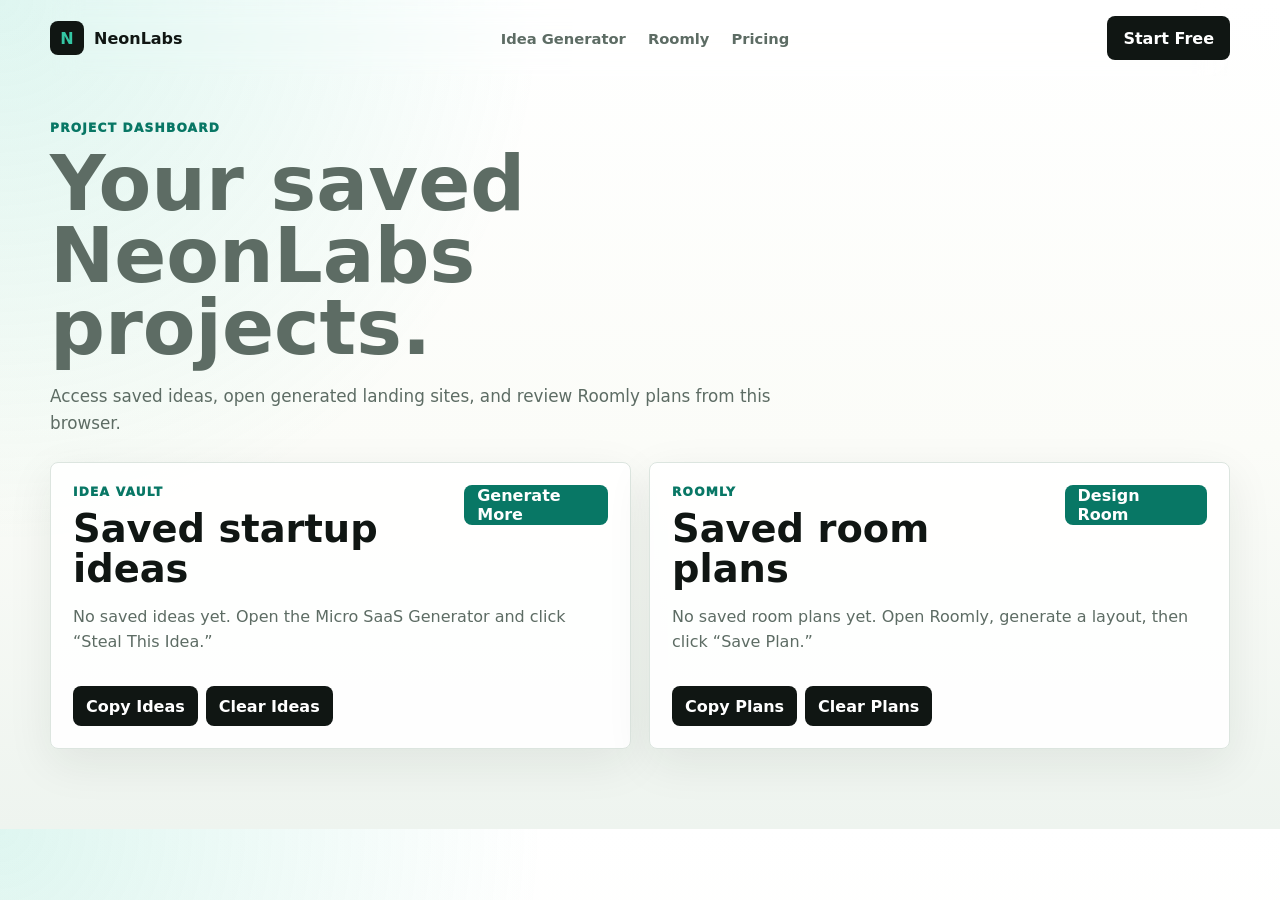
<file: dashboard.html>
<!doctype html>
<html lang="en">
  <head>
    <meta charset="UTF-8" />
    <meta name="viewport" content="width=device-width, initial-scale=1.0" />
    <title>Dashboard | NeonLabs</title>
    <meta name="description" content="View saved NeonLabs ideas and Roomly room design plans from your local project dashboard." />
    <link rel="canonical" href="https://zeiterjosh-cloud.github.io/NEONLABS/dashboard.html" />
    <link rel="stylesheet" href="./styles.css" />
    <style>
      .dashboard-page{padding:42px 0 80px}.dashboard-grid{display:grid;grid-template-columns:repeat(2,minmax(0,1fr));gap:18px}.dash-panel{border:1px solid var(--line);border-radius:8px;background:rgba(255,255,255,.94);box-shadow:0 14px 46px rgba(20,32,27,.08);padding:22px}.panel-head{display:flex;justify-content:space-between;gap:12px;align-items:flex-start;margin-bottom:16px}.item-list{display:grid;gap:12px}.saved-item{border:1px solid var(--line);border-radius:8px;background:#f7faf7;padding:14px}.saved-item strong{display:block;margin-bottom:5px}.saved-item small{color:var(--muted);font-weight:800}.saved-actions{display:flex;flex-wrap:wrap;gap:8px;margin-top:10px}.empty{color:var(--muted);line-height:1.55}.dash-actions{display:flex;flex-wrap:wrap;gap:8px;margin-top:16px}.dash-button{display:inline-flex;align-items:center;justify-content:center;min-height:40px;padding:0 13px;border:0;border-radius:8px;background:var(--mint-dark);color:white;font:inherit;font-weight:900;cursor:pointer;text-decoration:none}.dash-button.dark{background:#101613}.toast{position:fixed;right:18px;bottom:18px;z-index:20;display:none;padding:13px 15px;border-radius:8px;background:#101613;color:white;font-weight:850}.toast.visible{display:block}@media(max-width:850px){.dashboard-grid{grid-template-columns:1fr}.panel-head{flex-direction:column}}
    </style>
  </head>
  <body>
    <header class="site-header"><a class="brand" href="./index.html"><span class="brand-mark">N</span><span>NeonLabs</span></a><nav><a href="./idea-generator.html">Idea Generator</a><a href="./roomly.html">Roomly</a><a href="./index.html#pricing">Pricing</a></nav><a class="nav-cta" href="./idea-generator.html">Start Free</a></header>
    <main class="dashboard-page">
      <section class="section-heading"><p class="eyebrow">Project dashboard</p><h1>Your saved NeonLabs projects.</h1><p>Access saved ideas, open generated landing sites, and review Roomly plans from this browser.</p></section>
      <section class="dashboard-grid">
        <article class="dash-panel"><div class="panel-head"><div><p class="eyebrow">Idea Vault</p><h2>Saved startup ideas</h2></div><a class="dash-button" href="./idea-generator.html">Generate More</a></div><div class="item-list" id="ideas"></div><div class="dash-actions"><button class="dash-button dark" id="copyIdeas">Copy Ideas</button><button class="dash-button dark" id="clearIdeas">Clear Ideas</button></div></article>
        <article class="dash-panel"><div class="panel-head"><div><p class="eyebrow">Roomly</p><h2>Saved room plans</h2></div><a class="dash-button" href="./roomly.html">Design Room</a></div><div class="item-list" id="rooms"></div><div class="dash-actions"><button class="dash-button dark" id="copyRooms">Copy Plans</button><button class="dash-button dark" id="clearRooms">Clear Plans</button></div></article>
      </section>
    </main><div class="toast" id="toast"></div>
    <script>
      const ideasEl=document.querySelector('#ideas'),roomsEl=document.querySelector('#rooms'),toast=document.querySelector('#toast');let ideas=JSON.parse(localStorage.getItem('neonlabsIdeaVault')||'[]');let rooms=JSON.parse(localStorage.getItem('roomlyPlans')||'[]');
      function showToast(text){toast.textContent=text;toast.classList.add('visible');setTimeout(()=>toast.classList.remove('visible'),1600)}function openLanding(idea){localStorage.setItem('neonlabsSelectedIdea',JSON.stringify(idea));window.location.href='./landing-site.html'}function item(title,meta,idea){const el=document.createElement('article');el.className='saved-item';el.innerHTML='<strong>'+title+'</strong><small>'+meta+'</small>';if(idea){const actions=document.createElement('div');actions.className='saved-actions';const open=document.createElement('button');open.className='dash-button';open.textContent='Open Landing Site';open.addEventListener('click',()=>openLanding(idea));actions.append(open);el.append(actions)}return el}
      function render(){ideasEl.innerHTML='';roomsEl.innerHTML='';if(!ideas.length)ideasEl.innerHTML='<p class="empty">No saved ideas yet. Open the Micro SaaS Generator and click “Steal This Idea.”</p>';ideas.forEach(x=>ideasEl.append(item(x.name,(x.category||'Idea')+' · '+(x.money||'monetization')+' · '+(x.buildTime||'build time'),x)));if(!rooms.length)roomsEl.innerHTML='<p class="empty">No saved room plans yet. Open Roomly, generate a layout, then click “Save Plan.”</p>';rooms.forEach(x=>roomsEl.append(item((x.style||'Roomly')+' '+(x.budget||'')+' plan',x.date||'saved plan')))}
      function ideaText(){return ideas.map(x=>`${x.name}\n${x.category||''} · ${x.money||''} · ${x.buildTime||''}`).join('\n\n---\n\n')}function roomText(){return rooms.map(x=>`${x.style||'Roomly'} ${x.budget||''} plan\n${x.date||''}`).join('\n\n---\n\n')}
      document.querySelector('#copyIdeas').addEventListener('click',async()=>{await navigator.clipboard.writeText(ideaText());showToast('Ideas copied')});document.querySelector('#copyRooms').addEventListener('click',async()=>{await navigator.clipboard.writeText(roomText());showToast('Room plans copied')});document.querySelector('#clearIdeas').addEventListener('click',()=>{ideas=[];localStorage.setItem('neonlabsIdeaVault','[]');render();showToast('Ideas cleared')});document.querySelector('#clearRooms').addEventListener('click',()=>{rooms=[];localStorage.setItem('roomlyPlans','[]');render();showToast('Room plans cleared')});render();
    </script>
  </body>
</html>
</file>
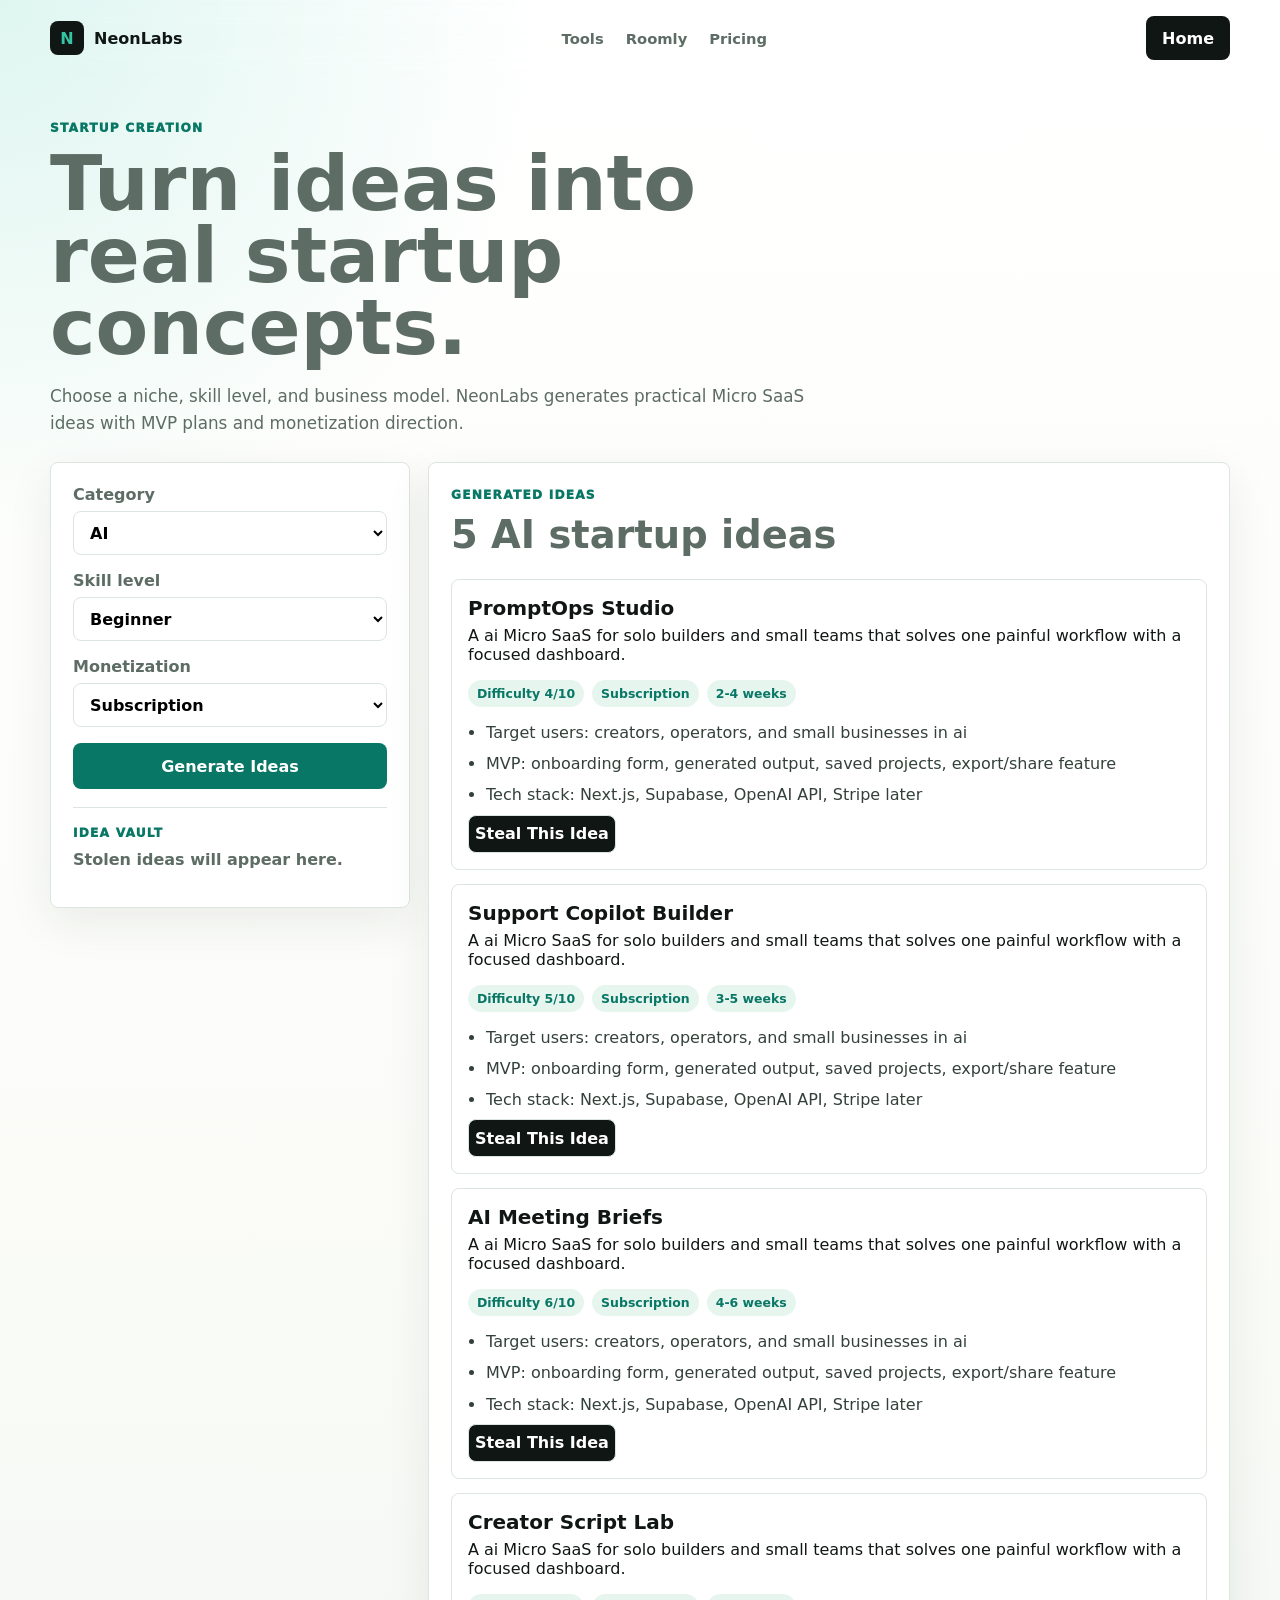
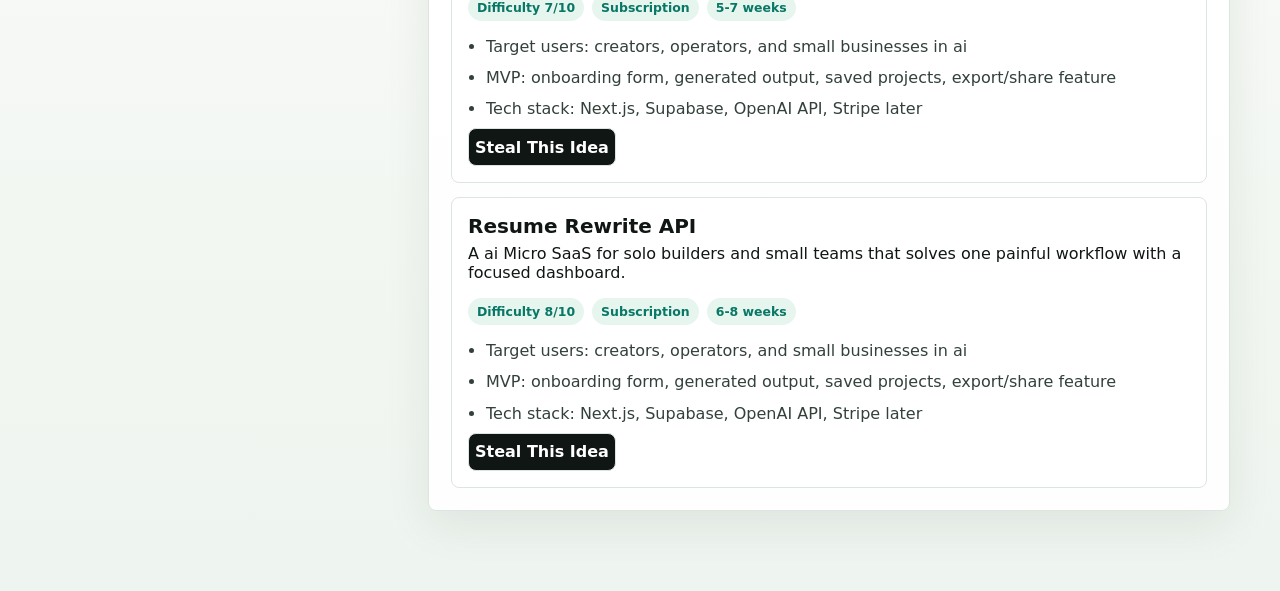
<file: idea-generator-v2.html>
<!doctype html>
<html lang="en">
  <head>
    <meta charset="UTF-8" />
    <meta name="viewport" content="width=device-width, initial-scale=1.0" />
    <title>Micro SaaS Idea Generator | NeonLabs</title>
    <meta name="description" content="Generate startup ideas, MVP plans, monetization strategies, and tech stack suggestions with NeonLabs." />
    <link rel="stylesheet" href="./styles.css" />
    <style>
      .tool-page{padding:42px 0 80px}.app-panel{display:grid;grid-template-columns:360px minmax(0,1fr);gap:18px;align-items:start}.generator-card,.ideas-output{border:1px solid var(--line);border-radius:8px;background:rgba(255,255,255,.94);box-shadow:0 14px 46px rgba(20,32,27,.08);padding:22px}.form-stack{display:grid;gap:16px}.field{display:grid;gap:7px;color:var(--muted);font-weight:800}.field select{min-height:44px;border:1px solid var(--line);border-radius:8px;background:white;padding:0 12px;font:inherit}.generate-button{min-height:46px;border:0;border-radius:8px;background:var(--mint-dark);color:white;font:inherit;font-weight:900;cursor:pointer}.ideas-grid{display:grid;gap:14px}.idea-card{border:1px solid var(--line);border-radius:8px;background:white;padding:16px}.idea-card h3{margin-bottom:6px}.idea-meta{display:flex;flex-wrap:wrap;gap:8px;margin:12px 0}.idea-meta span{border-radius:999px;background:#e7f5ef;color:var(--mint-dark);padding:6px 9px;font-size:.78rem;font-weight:900}.idea-card button{min-height:38px;border:1px solid var(--line);border-radius:8px;background:#101613;color:white;font:inherit;font-weight:850;cursor:pointer}.idea-card button.saved{background:var(--mint-dark)}.vault{margin-top:18px;border-top:1px solid var(--line);padding-top:18px}.vault-list{display:grid;gap:8px;margin-top:10px}.vault-item{border:1px solid var(--line);border-radius:8px;background:#f7faf7;padding:10px 12px}.vault-item strong{font-size:.92rem}.vault-item small,.empty-vault{color:var(--muted);font-weight:800}.toast{position:fixed;right:18px;bottom:18px;z-index:20;display:none;max-width:320px;padding:13px 15px;border-radius:8px;background:#101613;color:white;box-shadow:0 18px 45px rgba(0,0,0,.2);font-weight:850}.toast.visible{display:block}@media(max-width:900px){.app-panel{grid-template-columns:1fr}.toast{left:18px;right:18px;max-width:none}}
    </style>
  </head>
  <body>
    <header class="site-header"><a class="brand" href="./index.html"><span class="brand-mark">N</span><span>NeonLabs</span></a><nav><a href="./index.html#tools">Tools</a><a href="./roomly.html">Roomly</a><a href="./index.html#pricing">Pricing</a></nav><a class="nav-cta" href="./index.html">Home</a></header>
    <main class="tool-page">
      <section class="section-heading"><p class="eyebrow">Startup creation</p><h1>Turn ideas into real startup concepts.</h1><p>Choose a niche, skill level, and business model. NeonLabs generates practical Micro SaaS ideas with MVP plans and monetization direction.</p></section>
      <section class="app-panel">
        <aside class="generator-card"><div class="form-stack"><label class="field">Category<select id="category"><option>AI</option><option>Fitness</option><option>Finance</option><option>Gaming</option><option>Education</option><option>Real Estate</option><option>Productivity</option></select></label><label class="field">Skill level<select id="skill"><option>Beginner</option><option>Intermediate</option><option>Advanced</option></select></label><label class="field">Monetization<select id="money"><option>Subscription</option><option>Ads</option><option>One-time purchase</option><option>Affiliate</option></select></label><button class="generate-button" id="generate">Generate Ideas</button></div><div class="vault"><p class="eyebrow">Idea Vault</p><p class="empty-vault" id="emptyVault">Stolen ideas will appear here.</p><div class="vault-list" id="vaultList"></div></div></aside>
        <section class="ideas-output"><div class="section-heading"><p class="eyebrow">Generated ideas</p><h2 id="outputTitle">5 AI startup ideas</h2></div><div class="ideas-grid" id="ideasGrid"></div></section>
      </section>
    </main>
    <div class="toast" id="toast" role="status" aria-live="polite"></div>
    <script>
      const ideas={AI:['PromptOps Studio','Support Copilot Builder','AI Meeting Briefs','Creator Script Lab','Resume Rewrite API'],Fitness:['Remote Team Wellness','Form Check Coach','Meal Prep Planner','Habit Streak Studio','Micro Gym Scheduler'],Finance:['Invoice Radar','Budget Coach Lite','Freelance Tax Vault','Subscription Leak Finder','Cashflow Snapshot'],Gaming:['Indie Playtest Hub','Guild Event Planner','Streamer Clip CRM','Game Launch Checklist','Mod Marketplace Kit'],Education:['Study Sprint Planner','Tutor Match CRM','Quiz Pack Generator','Course Outline Builder','Parent Progress Briefs'],RealEstate:['Rental Listing Optimizer','Open House Followup','Basement Conversion Planner','Agent Content Studio','Repair Estimate Tracker'],Productivity:['Focus Sprint OS','Team SOP Builder','Client Portal Lite','Inbox Decision Helper','Weekly Review Studio']};
      const grid=document.querySelector('#ideasGrid'),vaultList=document.querySelector('#vaultList'),emptyVault=document.querySelector('#emptyVault'),toast=document.querySelector('#toast');let vault=JSON.parse(localStorage.getItem('neonlabsIdeaVault')||'[]');
      function showToast(message){toast.textContent=message;toast.classList.add('visible');setTimeout(()=>toast.classList.remove('visible'),1800)}function saveVault(){localStorage.setItem('neonlabsIdeaVault',JSON.stringify(vault))}function renderVault(){vaultList.innerHTML='';emptyVault.style.display=vault.length?'none':'block';vault.forEach((idea,index)=>{const item=document.createElement('div');item.className='vault-item';item.innerHTML='<strong>'+idea.name+'</strong><br><small>'+idea.category+' · '+idea.money+' · saved #'+(index+1)+'</small>';vaultList.append(item)})}
      function stealIdea(idea,button){const exists=vault.some(saved=>saved.name===idea.name&&saved.category===idea.category);if(!exists){vault.unshift(idea);saveVault();renderVault()}button.textContent='Saved to Vault';button.classList.add('saved');showToast(exists?'Already in your Idea Vault':'Saved '+idea.name+' to your Idea Vault')}
      function render(){const category=document.querySelector('#category').value,skill=document.querySelector('#skill').value,money=document.querySelector('#money').value;document.querySelector('#outputTitle').textContent='5 '+category+' startup ideas';grid.innerHTML='';ideas[category].slice(0,5).forEach((name,i)=>{const idea={name,category,skill,money,buildTime:(2+i)+'-'+(4+i)+' weeks',difficulty:(i+4)+'/10'};const card=document.createElement('article');card.className='idea-card';card.innerHTML='<h3>'+name+'</h3><p>A '+category.toLowerCase()+' Micro SaaS for '+(skill==='Beginner'?'solo builders and small teams':'growing teams and niche operators')+' that solves one painful workflow with a focused dashboard.</p><div class="idea-meta"><span>Difficulty '+idea.difficulty+'</span><span>'+money+'</span><span>'+idea.buildTime+'</span></div><ul><li>Target users: creators, operators, and small businesses in '+category.toLowerCase()+'</li><li>MVP: onboarding form, generated output, saved projects, export/share feature</li><li>Tech stack: Next.js, Supabase, OpenAI API, Stripe later</li></ul>';const button=document.createElement('button');button.textContent='Steal This Idea';button.addEventListener('click',()=>stealIdea(idea,button));card.append(button);grid.append(card)})}
      document.querySelector('#generate').addEventListener('click',render);renderVault();render();
    </script>
  </body>
</html>
</file>
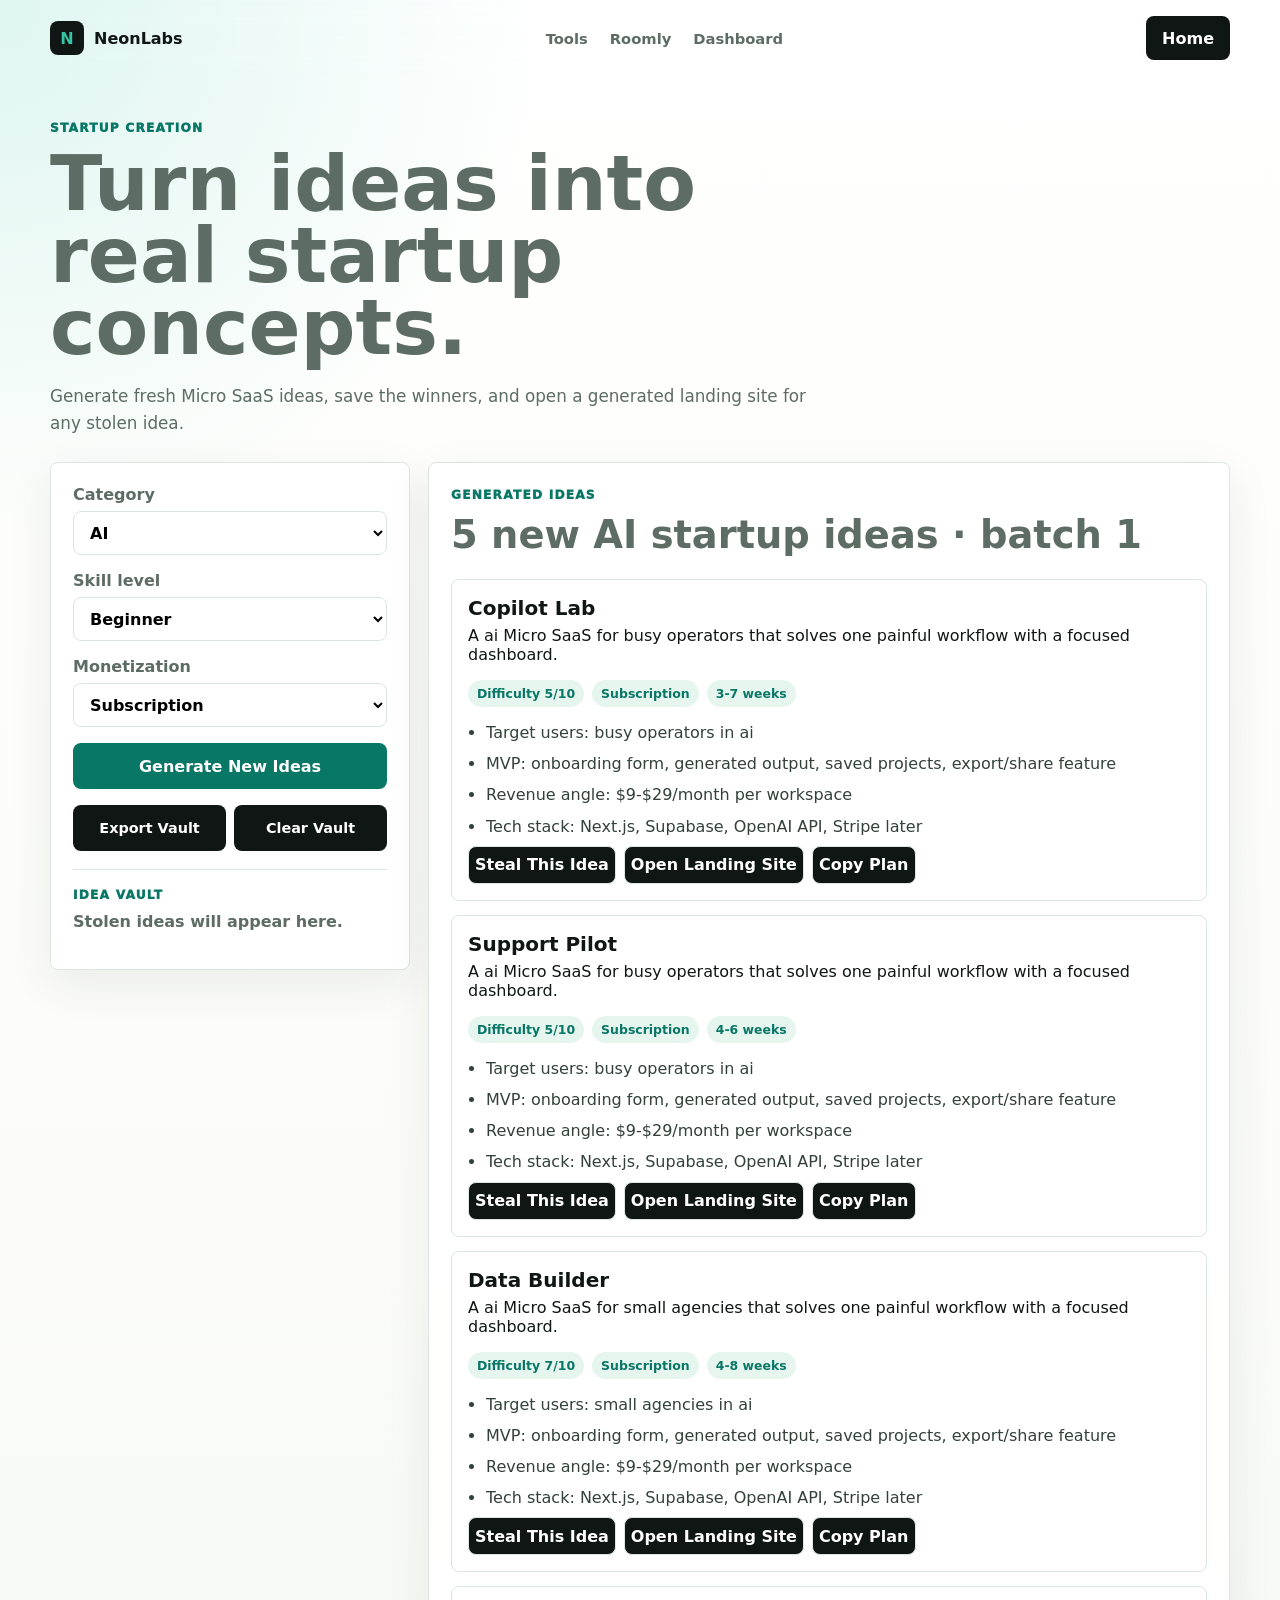
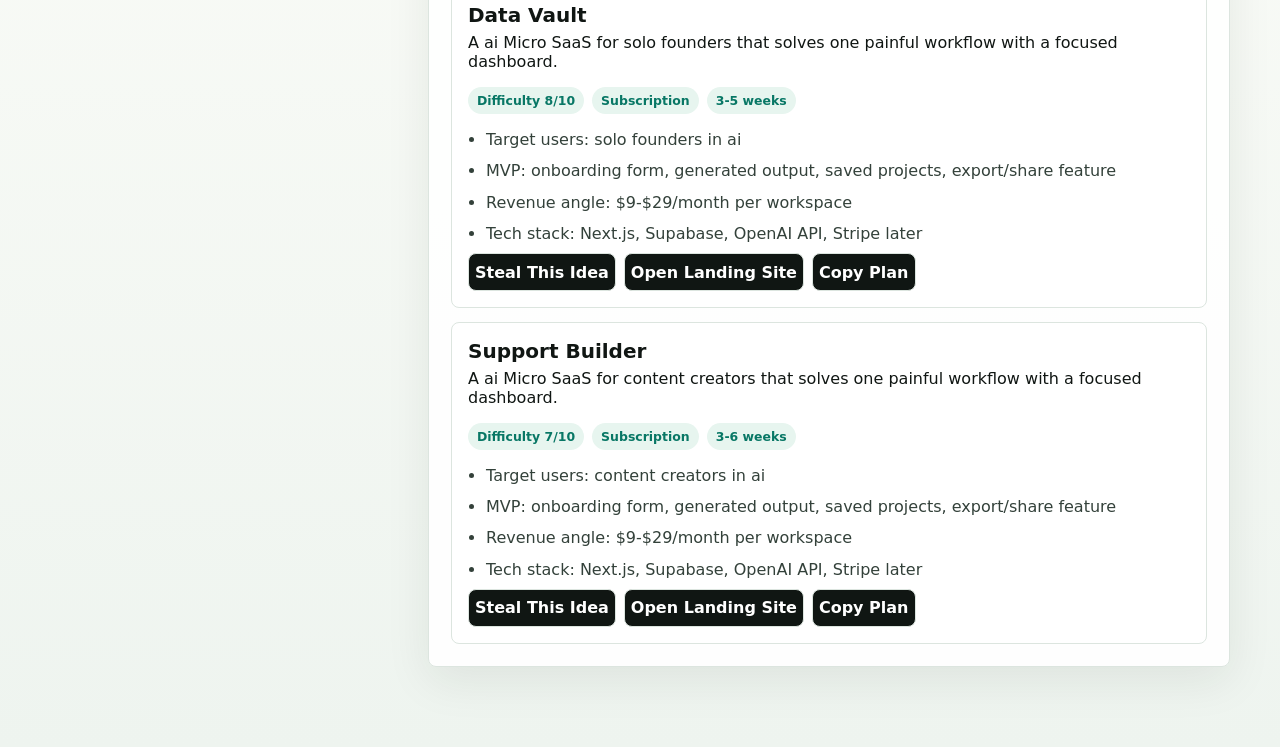
<file: idea-generator.html>
<!doctype html>
<html lang="en">
  <head>
    <meta charset="UTF-8" />
    <meta name="viewport" content="width=device-width, initial-scale=1.0" />
    <title>Micro SaaS Idea Generator | NeonLabs</title>
    <meta name="description" content="Generate fresh Micro SaaS startup ideas, MVP plans, revenue angles, and tech stack suggestions with NeonLabs." />
    <link rel="canonical" href="https://zeiterjosh-cloud.github.io/NEONLABS/idea-generator.html" />
    <link rel="stylesheet" href="./styles.css" />
    <style>
      .tool-page{padding:42px 0 80px}.app-panel{display:grid;grid-template-columns:360px minmax(0,1fr);gap:18px;align-items:start}.generator-card,.ideas-output{border:1px solid var(--line);border-radius:8px;background:rgba(255,255,255,.94);box-shadow:0 14px 46px rgba(20,32,27,.08);padding:22px}.form-stack{display:grid;gap:16px}.field{display:grid;gap:7px;color:var(--muted);font-weight:800}.field select{min-height:44px;border:1px solid var(--line);border-radius:8px;background:white;padding:0 12px;font:inherit}.generate-button,.small-action{min-height:46px;border:0;border-radius:8px;background:var(--mint-dark);color:white;font:inherit;font-weight:900;cursor:pointer}.small-actions{display:grid;grid-template-columns:1fr 1fr;gap:8px}.small-action{background:#101613;font-size:.9rem}.ideas-grid{display:grid;gap:14px}.idea-card{border:1px solid var(--line);border-radius:8px;background:white;padding:16px}.idea-card h3{margin-bottom:6px}.idea-meta{display:flex;flex-wrap:wrap;gap:8px;margin:12px 0}.idea-meta span{border-radius:999px;background:#e7f5ef;color:var(--mint-dark);padding:6px 9px;font-size:.78rem;font-weight:900}.card-actions{display:flex;flex-wrap:wrap;gap:8px}.idea-card button{min-height:38px;border:1px solid var(--line);border-radius:8px;background:#101613;color:white;font:inherit;font-weight:850;cursor:pointer}.idea-card button.saved{background:var(--mint-dark)}.vault{margin-top:18px;border-top:1px solid var(--line);padding-top:18px}.vault-list{display:grid;gap:8px;margin-top:10px}.vault-item{border:1px solid var(--line);border-radius:8px;background:#f7faf7;padding:10px 12px}.vault-item strong{font-size:.92rem}.vault-item small,.empty-vault{color:var(--muted);font-weight:800}.toast{position:fixed;right:18px;bottom:18px;z-index:20;display:none;max-width:320px;padding:13px 15px;border-radius:8px;background:#101613;color:white;box-shadow:0 18px 45px rgba(0,0,0,.2);font-weight:850}.toast.visible{display:block}@media(max-width:900px){.app-panel{grid-template-columns:1fr}.toast{left:18px;right:18px;max-width:none}}
    </style>
  </head>
  <body>
    <header class="site-header"><a class="brand" href="./index.html"><span class="brand-mark">N</span><span>NeonLabs</span></a><nav><a href="./index.html#tools">Tools</a><a href="./roomly.html">Roomly</a><a href="./dashboard.html">Dashboard</a></nav><a class="nav-cta" href="./index.html">Home</a></header>
    <main class="tool-page">
      <section class="section-heading"><p class="eyebrow">Startup creation</p><h1>Turn ideas into real startup concepts.</h1><p>Generate fresh Micro SaaS ideas, save the winners, and open a generated landing site for any stolen idea.</p></section>
      <section class="app-panel">
        <aside class="generator-card"><div class="form-stack"><label class="field">Category<select id="category"><option>AI</option><option>Fitness</option><option>Finance</option><option>Gaming</option><option>Education</option><option>Real Estate</option><option>Productivity</option></select></label><label class="field">Skill level<select id="skill"><option>Beginner</option><option>Intermediate</option><option>Advanced</option></select></label><label class="field">Monetization<select id="money"><option>Subscription</option><option>Ads</option><option>One-time purchase</option><option>Affiliate</option></select></label><button class="generate-button" id="generate">Generate New Ideas</button><div class="small-actions"><button class="small-action" id="exportVault">Export Vault</button><button class="small-action" id="clearVault">Clear Vault</button></div></div><div class="vault"><p class="eyebrow">Idea Vault</p><p class="empty-vault" id="emptyVault">Stolen ideas will appear here.</p><div class="vault-list" id="vaultList"></div></div></aside>
        <section class="ideas-output"><div class="section-heading"><p class="eyebrow">Generated ideas</p><h2 id="outputTitle">5 AI startup ideas</h2></div><div class="ideas-grid" id="ideasGrid"></div></section>
      </section>
    </main><div class="toast" id="toast" role="status" aria-live="polite"></div>
    <script>
      const ideaParts={AI:{prefix:['Prompt','Copilot','Agent','Workflow','Data','Brief','Support','Creator'],suffix:['Studio','Builder','Radar','Desk','Lab','Pilot','OS','Vault'],audience:['solo founders','support teams','content creators','small agencies','busy operators']},Fitness:{prefix:['Habit','Workout','Form','Meal','Coach','Wellness','Gym','Recovery'],suffix:['Studio','Tracker','Planner','Coach','Hub','Loop','OS','Desk'],audience:['personal trainers','remote teams','new gym members','fitness creators','busy parents']},Finance:{prefix:['Invoice','Cashflow','Budget','Tax','Subscription','Receipt','Profit','Client'],suffix:['Radar','Vault','Planner','Desk','Coach','Snapshot','OS','Track'],audience:['freelancers','small business owners','creators','bookkeepers','side hustlers']},Gaming:{prefix:['Guild','Clip','Indie','Quest','Streamer','Mod','Launch','Playtest'],suffix:['Hub','Planner','Studio','Radar','Vault','Board','Kit','OS'],audience:['streamers','indie devs','gaming communities','mod creators','esports teams']},Education:{prefix:['Study','Tutor','Quiz','Course','Parent','Lesson','Class','Exam'],suffix:['Sprint','Builder','Briefs','Studio','Planner','Vault','Coach','OS'],audience:['students','tutors','teachers','course creators','parents']},RealEstate:{prefix:['Rental','Listing','Open House','Repair','Agent','Basement','Tenant','Lead'],suffix:['Optimizer','Tracker','Planner','Followup','Studio','Briefs','Vault','Desk'],audience:['realtors','landlords','property managers','home flippers','rental hosts']},Productivity:{prefix:['Focus','Inbox','SOP','Client','Weekly','Meeting','Task','Decision'],suffix:['Sprint','Builder','Portal','Briefs','Studio','OS','Vault','Coach'],audience:['consultants','small teams','founders','freelancers','project managers']}};
      const grid=document.querySelector('#ideasGrid'),vaultList=document.querySelector('#vaultList'),emptyVault=document.querySelector('#emptyVault'),toast=document.querySelector('#toast');let vault=JSON.parse(localStorage.getItem('neonlabsIdeaVault')||'[]');let generation=0;let currentIdeas=[];
      function pick(list){return list[Math.floor(Math.random()*list.length)]}function showToast(message){toast.textContent=message;toast.classList.add('visible');setTimeout(()=>toast.classList.remove('visible'),1800)}function saveVault(){localStorage.setItem('neonlabsIdeaVault',JSON.stringify(vault))}function ideaText(idea){return `${idea.name}\nCategory: ${idea.category}\nAudience: ${idea.audience}\nMonetization: ${idea.money}\nDifficulty: ${idea.difficulty}\nBuild time: ${idea.buildTime}\nMVP: onboarding, generated output, saved projects, export/share\nTech stack: Next.js, Supabase, OpenAI API, Stripe later\nRevenue angle: ${idea.revenue}`}
      function renderVault(){vaultList.innerHTML='';emptyVault.style.display=vault.length?'none':'block';vault.forEach((idea)=>{const item=document.createElement('div');item.className='vault-item';item.innerHTML='<strong>'+idea.name+'</strong><br><small>'+idea.category+' · '+idea.money+' · '+idea.buildTime+'</small>';item.addEventListener('click',()=>openLanding(idea));vaultList.append(item)})}
      function stealIdea(idea,button){const exists=vault.some(saved=>saved.name===idea.name&&saved.category===idea.category);if(!exists){vault.unshift(idea);saveVault();renderVault()}localStorage.setItem('neonlabsSelectedIdea',JSON.stringify(idea));button.textContent='Saved to Vault';button.classList.add('saved');showToast(exists?'Already saved. Landing site ready.':'Saved. Landing site ready.')}
      function copyIdea(idea){navigator.clipboard.writeText(ideaText(idea));showToast('Idea copied')}function openLanding(idea){localStorage.setItem('neonlabsSelectedIdea',JSON.stringify(idea));window.location.href='./landing-site.html'}
      function makeIdeas(category,skill,money){const kit=ideaParts[category];const used=new Set();const fresh=[];while(fresh.length<5){const name=pick(kit.prefix)+' '+pick(kit.suffix);if(used.has(name))continue;used.add(name);const audience=pick(kit.audience);const difficulty=Math.min(10,Math.max(3,Math.floor(Math.random()*5)+4+(skill==='Advanced'?1:0)));fresh.push({name,category,skill,money,audience,difficulty:difficulty+'/10',buildTime:(Math.floor(Math.random()*3)+2)+'-'+(Math.floor(Math.random()*4)+5)+' weeks',revenue:money==='Subscription'?'$9-$29/month per workspace':money==='Affiliate'?'tool and marketplace partner referrals':money==='Ads'?'free viral tool with sponsor placements':'$19-$99 one-time project packs'})}return fresh}
      function render(){generation+=1;const category=document.querySelector('#category').value,skill=document.querySelector('#skill').value,money=document.querySelector('#money').value;document.querySelector('#outputTitle').textContent='5 new '+category+' startup ideas · batch '+generation;grid.innerHTML='';currentIdeas=makeIdeas(category,skill,money);currentIdeas.forEach((idea)=>{const card=document.createElement('article');card.className='idea-card';card.innerHTML='<h3>'+idea.name+'</h3><p>A '+category.toLowerCase()+' Micro SaaS for '+idea.audience+' that solves one painful workflow with a focused dashboard.</p><div class="idea-meta"><span>Difficulty '+idea.difficulty+'</span><span>'+money+'</span><span>'+idea.buildTime+'</span></div><ul><li>Target users: '+idea.audience+' in '+category.toLowerCase()+'</li><li>MVP: onboarding form, generated output, saved projects, export/share feature</li><li>Revenue angle: '+idea.revenue+'</li><li>Tech stack: Next.js, Supabase, OpenAI API, Stripe later</li></ul>';const actions=document.createElement('div');actions.className='card-actions';const steal=document.createElement('button');steal.textContent='Steal This Idea';steal.addEventListener('click',()=>stealIdea(idea,steal));const landing=document.createElement('button');landing.textContent='Open Landing Site';landing.addEventListener('click',()=>openLanding(idea));const copy=document.createElement('button');copy.textContent='Copy Plan';copy.addEventListener('click',()=>copyIdea(idea));actions.append(steal,landing,copy);card.append(actions);grid.append(card)})}
      document.querySelector('#generate').addEventListener('click',render);document.querySelector('#exportVault').addEventListener('click',()=>{navigator.clipboard.writeText(vault.map(ideaText).join('\n\n---\n\n'));showToast('Vault copied')});document.querySelector('#clearVault').addEventListener('click',()=>{vault=[];saveVault();renderVault();showToast('Vault cleared')});renderVault();render();
    </script>
  </body>
</html>
</file>
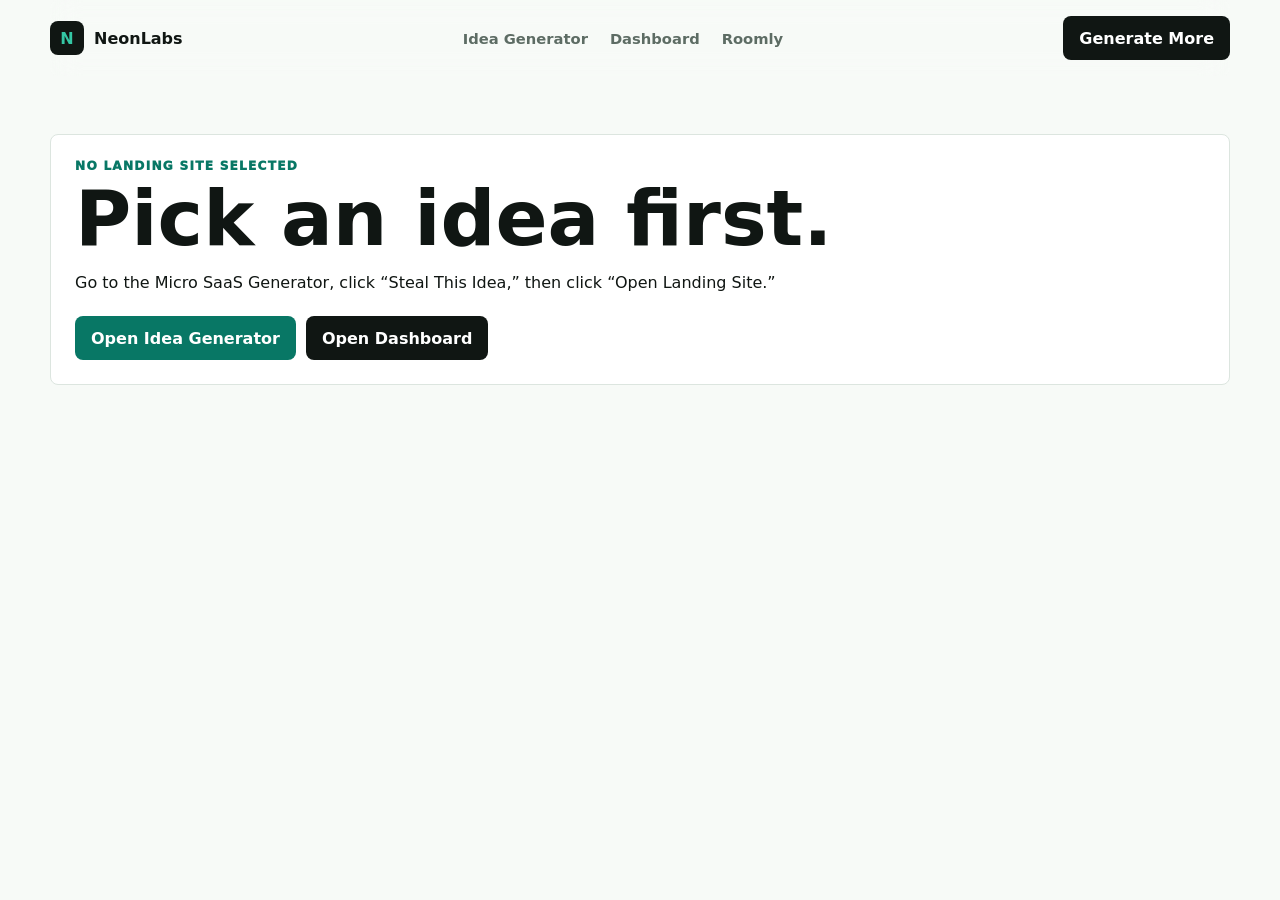
<file: landing-site.html>
<!doctype html>
<html lang="en">
  <head>
    <meta charset="UTF-8" />
    <meta name="viewport" content="width=device-width, initial-scale=1.0" />
    <title>Generated Landing Site | NeonLabs</title>
    <meta name="description" content="A generated landing page preview for a saved NeonLabs Micro SaaS idea." />
    <link rel="stylesheet" href="./styles.css" />
    <style>
      body{background:#f7faf7}.landing-shell{width:min(1180px,calc(100% - 32px));margin:0 auto;padding:34px 0 80px}.landing-hero{display:grid;grid-template-columns:minmax(0,.95fr) minmax(360px,1.05fr);gap:34px;align-items:center;min-height:calc(100vh - 110px)}.landing-copy h1{font-size:clamp(2.5rem,5.8vw,5.2rem);line-height:.96;margin-bottom:18px}.landing-copy p{color:var(--muted);font-size:1.08rem;line-height:1.65}.landing-actions{display:flex;flex-wrap:wrap;gap:10px;margin-top:24px}.landing-button{display:inline-flex;align-items:center;justify-content:center;min-height:44px;padding:0 16px;border-radius:8px;background:var(--mint-dark);color:white;font-weight:900;text-decoration:none}.landing-button.dark{background:#101613}.product-preview{border:1px solid var(--line);border-radius:8px;background:white;box-shadow:var(--shadow);overflow:hidden}.preview-top{display:flex;gap:7px;padding:14px;border-bottom:1px solid var(--line)}.preview-top span{width:11px;height:11px;border-radius:50%;background:var(--line)}.preview-content{display:grid;gap:14px;padding:20px}.metric-grid{display:grid;grid-template-columns:repeat(3,1fr);gap:10px}.metric{border:1px solid var(--line);border-radius:8px;background:#f7faf7;padding:12px}.metric strong{display:block}.metric small{color:var(--muted);font-weight:800}.section-band{padding:56px 0;border-top:1px solid var(--line)}.feature-grid{display:grid;grid-template-columns:repeat(3,minmax(0,1fr));gap:14px}.feature{border:1px solid var(--line);border-radius:8px;background:white;padding:18px}.feature p{color:var(--muted);line-height:1.55}.empty-state{border:1px solid var(--line);border-radius:8px;background:white;padding:24px;margin-top:24px}@media(max-width:900px){.landing-hero,.feature-grid{grid-template-columns:1fr}.metric-grid{grid-template-columns:1fr}}
    </style>
  </head>
  <body>
    <header class="site-header"><a class="brand" href="./index.html"><span class="brand-mark">N</span><span>NeonLabs</span></a><nav><a href="./idea-generator.html">Idea Generator</a><a href="./dashboard.html">Dashboard</a><a href="./roomly.html">Roomly</a></nav><a class="nav-cta" href="./idea-generator.html">Generate More</a></header>
    <main class="landing-shell" id="app"></main>
    <script>
      const app=document.querySelector('#app');const idea=JSON.parse(localStorage.getItem('neonlabsSelectedIdea')||'null');
      function fallback(){app.innerHTML='<section class="empty-state"><p class="eyebrow">No landing site selected</p><h1>Pick an idea first.</h1><p>Go to the Micro SaaS Generator, click “Steal This Idea,” then click “Open Landing Site.”</p><div class="landing-actions"><a class="landing-button" href="./idea-generator.html">Open Idea Generator</a><a class="landing-button dark" href="./dashboard.html">Open Dashboard</a></div></section>'}
      function render(){if(!idea){fallback();return}const audience=idea.audience||'busy teams';const category=idea.category||'startup';const revenue=idea.revenue||'simple paid plans';app.innerHTML='<section class="landing-hero"><div class="landing-copy"><p class="eyebrow">Generated startup landing page</p><h1>'+idea.name+' helps '+audience+' move faster.</h1><p>A focused '+category.toLowerCase()+' Micro SaaS that removes repetitive work, creates clear next steps, and gives users a polished workspace they can rely on.</p><div class="landing-actions"><a class="landing-button" href="#pricing">Join Waitlist</a><a class="landing-button dark" href="#features">See Features</a></div></div><div class="product-preview"><div class="preview-top"><span></span><span></span><span></span></div><div class="preview-content"><p class="eyebrow">Product dashboard</p><h2>'+idea.name+'</h2><p>Generated outputs, saved projects, and export-ready workflows in one clean dashboard.</p><div class="metric-grid"><div class="metric"><strong>'+idea.difficulty+'</strong><small>Difficulty</small></div><div class="metric"><strong>'+idea.buildTime+'</strong><small>Build time</small></div><div class="metric"><strong>'+idea.money+'</strong><small>Model</small></div></div></div></div></section><section class="section-band" id="features"><div class="section-heading"><p class="eyebrow">MVP features</p><h2>Built around one painful workflow.</h2></div><div class="feature-grid"><article class="feature"><h3>Smart onboarding</h3><p>Collects the exact inputs needed to personalize the result for '+audience+'.</p></article><article class="feature"><h3>Generated workspace</h3><p>Turns user inputs into useful outputs, recommendations, and next actions.</p></article><article class="feature"><h3>Save and export</h3><p>Lets users save projects, share outputs, and return when they are ready to build.</p></article></div></section><section class="section-band" id="pricing"><div class="section-heading"><p class="eyebrow">Pricing angle</p><h2>'+revenue+'</h2><p>Start free to prove value, then unlock saved projects, unlimited outputs, and exports with a paid plan.</p></div></section>'}
      render();
    </script>
  </body>
</html>
</file>
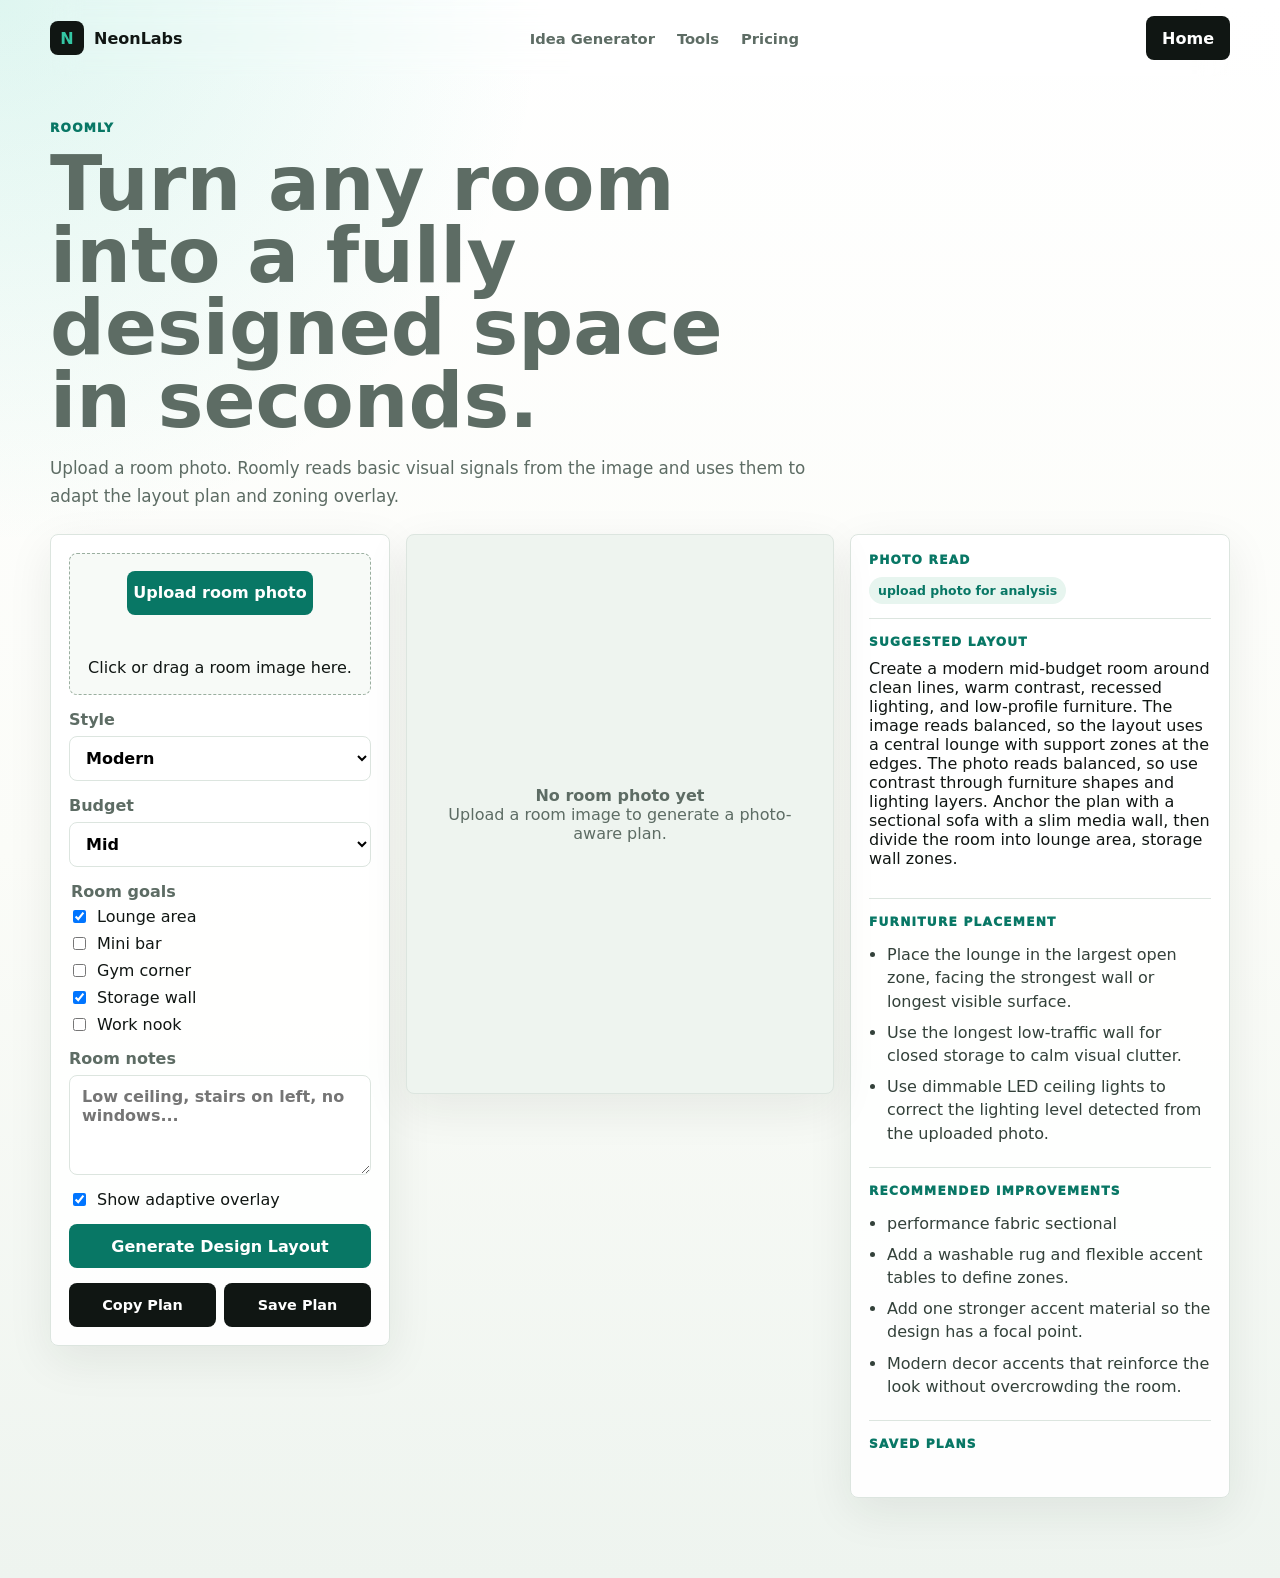
<file: roomly.html>
<!doctype html>
<html lang="en">
  <head>
    <meta charset="UTF-8" />
    <meta name="viewport" content="width=device-width, initial-scale=1.0" />
    <title>Roomly | AI Room Design Layout Tool</title>
    <meta name="description" content="Roomly reviews an uploaded room photo and generates layout ideas, adaptive zoning overlays, furniture placement, and design improvements." />
    <link rel="canonical" href="https://zeiterjosh-cloud.github.io/NEONLABS/roomly.html" />
    <link rel="stylesheet" href="./styles.css" />
    <style>
      .roomly-page{padding:42px 0 80px}.roomly-app{display:grid;grid-template-columns:340px minmax(0,1fr) 380px;gap:16px;align-items:start}.room-controls,.room-stage,.room-results{border:1px solid var(--line);border-radius:8px;background:rgba(255,255,255,.94);box-shadow:0 14px 46px rgba(20,32,27,.08);padding:18px}.room-controls{display:grid;gap:15px}.field{display:grid;gap:7px;color:var(--muted);font-weight:800}.field select,.field textarea{border:1px solid var(--line);border-radius:8px;background:white;padding:11px 12px;font:inherit}.feature-list{display:grid;gap:8px;border:0;margin:0;padding:0}.feature-list legend{color:var(--muted);font-weight:900;margin-bottom:6px}.feature-list label,.toggle{display:flex;gap:8px;align-items:center}.upload-zone{display:grid;place-items:center;gap:10px;min-height:142px;border:1px dashed #9aae9f;border-radius:8px;background:#f7faf7;text-align:center}.upload-zone.dragging{border-color:var(--mint-dark);background:#e7f5ef}.upload-zone button,.generate-button,.mini-button{min-height:44px;border:0;border-radius:8px;background:var(--mint-dark);color:white;font:inherit;font-weight:900;cursor:pointer}.mini-actions{display:grid;grid-template-columns:1fr 1fr;gap:8px}.mini-button{background:#101613;font-size:.9rem}.room-stage{min-height:560px;position:relative;overflow:hidden;background:#eef4ef}.room-stage img{display:none;width:100%;height:100%;min-height:520px;object-fit:cover;border-radius:6px}.room-stage img.visible{display:block}.placeholder{position:absolute;inset:0;display:grid;place-items:center;text-align:center;color:var(--muted);padding:24px}.overlay{position:absolute;inset:18px;display:none}.overlay.visible{display:block}.zone{position:absolute;display:grid;align-content:end;padding:10px;border:2px solid rgba(255,255,255,.84);border-radius:8px;color:white;font-weight:900;text-shadow:0 1px 12px rgba(0,0,0,.45);box-shadow:0 14px 30px rgba(0,0,0,.18)}.room-results{display:grid;gap:16px}.result-block{border-bottom:1px solid var(--line);padding-bottom:14px}.result-block:last-child{border-bottom:0}.analysis-pills{display:flex;flex-wrap:wrap;gap:7px}.analysis-pills span{border-radius:999px;background:#e7f5ef;color:var(--mint-dark);padding:6px 9px;font-size:.78rem;font-weight:900}.toast{position:fixed;right:18px;bottom:18px;z-index:20;display:none;padding:13px 15px;border-radius:8px;background:#101613;color:white;font-weight:850}.toast.visible{display:block}@media(max-width:1120px){.roomly-app{grid-template-columns:1fr}.room-stage{min-height:430px}}
    </style>
  </head>
  <body>
    <header class="site-header"><a class="brand" href="./index.html"><span class="brand-mark">N</span><span>NeonLabs</span></a><nav><a href="./idea-generator.html">Idea Generator</a><a href="./index.html#tools">Tools</a><a href="./index.html#pricing">Pricing</a></nav><a class="nav-cta" href="./index.html">Home</a></header>
    <main class="roomly-page">
      <section class="section-heading"><p class="eyebrow">Roomly</p><h1>Turn any room into a fully designed space in seconds.</h1><p>Upload a room photo. Roomly reads basic visual signals from the image and uses them to adapt the layout plan and zoning overlay.</p></section>
      <section class="roomly-app">
        <aside class="room-controls">
          <div class="upload-zone" id="dropZone"><input id="file" type="file" accept="image/*" hidden><button id="upload" type="button">Upload room photo</button><span>Click or drag a room image here.</span></div>
          <label class="field">Style<select id="style"><option>Modern</option><option>Minimalist</option><option>Luxury</option><option>Industrial</option></select></label>
          <label class="field">Budget<select id="budget"><option>Low</option><option selected>Mid</option><option>Luxury</option></select></label>
          <fieldset class="feature-list"><legend>Room goals</legend><label><input type="checkbox" value="lounge area" checked> Lounge area</label><label><input type="checkbox" value="mini bar"> Mini bar</label><label><input type="checkbox" value="gym corner"> Gym corner</label><label><input type="checkbox" value="storage wall" checked> Storage wall</label><label><input type="checkbox" value="work nook"> Work nook</label></fieldset>
          <label class="field">Room notes<textarea id="notes" rows="4" placeholder="Low ceiling, stairs on left, no windows..."></textarea></label>
          <label class="toggle"><input id="overlayToggle" type="checkbox" checked> Show adaptive overlay</label>
          <button class="generate-button" id="generate" type="button">Generate Design Layout</button>
          <div class="mini-actions"><button class="mini-button" id="copyPlan" type="button">Copy Plan</button><button class="mini-button" id="savePlan" type="button">Save Plan</button></div>
        </aside>
        <section class="room-stage"><img id="preview" alt="Uploaded room preview"><div class="placeholder" id="placeholder"><div><strong>No room photo yet</strong><br>Upload a room image to generate a photo-aware plan.</div></div><div class="overlay" id="overlay"></div></section>
        <aside class="room-results"><div class="result-block"><p class="eyebrow">Photo read</p><div class="analysis-pills" id="analysisPills"></div></div><div class="result-block"><p class="eyebrow">Suggested layout</p><p id="layout"></p></div><div class="result-block"><p class="eyebrow">Furniture placement</p><ul id="furniture"></ul></div><div class="result-block"><p class="eyebrow">Recommended improvements</p><ul id="shopping"></ul></div><div class="result-block"><p class="eyebrow">Saved plans</p><ul id="savedPlans"></ul></div></aside>
      </section>
    </main><div class="toast" id="toast"></div>
    <script>
      const profiles={Modern:['clean lines, warm contrast, recessed lighting, and low-profile furniture','sectional sofa with a slim media wall','performance fabric sectional','dimmable LED ceiling lights'],Minimalist:['open walkways, concealed storage, soft neutral tones, and fewer statement pieces','modular sofa with hidden storage ottomans','light oak storage wall','flush ceiling lighting'],Luxury:['layered lighting, rich textures, built-ins, and a polished entertainment focus','deep lounge sectional facing a feature wall','custom millwork','wall sconces and cove lighting'],Industrial:['exposed structure, durable finishes, darker contrast, and practical open shelving','leather-look sofa with black steel media console','reclaimed wood shelving','track lighting with warm bulbs']};
      const placement={'lounge area':'Place the lounge in the largest open zone, facing the strongest wall or longest visible surface.','mini bar':'Set the mini bar in a narrower edge zone so it feels useful without stealing the main circulation path.','gym corner':'Keep the gym zone away from the main seating path with open floor clearance for movement.','storage wall':'Use the longest low-traffic wall for closed storage to calm visual clutter.','work nook':'Place the work nook in the brightest or quietest corner with a shallow desk and focused lamp.'};
      const file=document.querySelector('#file'),preview=document.querySelector('#preview'),placeholder=document.querySelector('#placeholder'),overlay=document.querySelector('#overlay'),dropZone=document.querySelector('#dropZone'),toast=document.querySelector('#toast');let analysis={loaded:false,orientation:'unknown',brightness:0.55,contrast:0.2,tone:'neutral',width:0,height:0};let saved=JSON.parse(localStorage.getItem('roomlyPlans')||'[]');
      function showToast(t){toast.textContent=t;toast.classList.add('visible');setTimeout(()=>toast.classList.remove('visible'),1600)}function features(){return [...document.querySelectorAll('.feature-list input:checked')].map(i=>i.value)}function li(text){const x=document.createElement('li');x.textContent=text;return x}
      function analyzeImage(img){const c=document.createElement('canvas'),ctx=c.getContext('2d');c.width=80;c.height=80;ctx.drawImage(img,0,0,80,80);const data=ctx.getImageData(0,0,80,80).data;let sum=0,variance=0,r=0,g=0,b=0,count=0;for(let i=0;i<data.length;i+=16){const lum=(data[i]+data[i+1]+data[i+2])/3;sum+=lum;r+=data[i];g+=data[i+1];b+=data[i+2];count++}const avg=sum/count;for(let i=0;i<data.length;i+=16){const lum=(data[i]+data[i+1]+data[i+2])/3;variance+=Math.abs(lum-avg)}const warm=r>b+g*.05;analysis={loaded:true,width:img.naturalWidth,height:img.naturalHeight,orientation:img.naturalWidth>img.naturalHeight*1.18?'wide':img.naturalHeight>img.naturalWidth*1.18?'tall':'balanced',brightness:avg/255,contrast:variance/count/255,tone:warm?'warm':b>r?'cool':'neutral'} }
      function zoneLayouts(f){const wide=[['6%','58%','38%','30%'],['56%','12%','34%','25%'],['58%','63%','32%','22%'],['8%','13%','28%','24%']],tall=[['10%','48%','78%','26%'],['10%','14%','38%','22%'],['52%','14%','36%','22%'],['12%','76%','72%','16%']],balanced=[['8%','54%','42%','30%'],['56%','14%','34%','26%'],['56%','62%','33%','23%'],['9%','15%','30%','24%']];return (analysis.orientation==='wide'?wide:analysis.orientation==='tall'?tall:balanced).slice(0,f.length)}
      function renderPills(){const wrap=document.querySelector('#analysisPills');wrap.innerHTML='';const labels=analysis.loaded?[analysis.orientation+' photo',analysis.brightness<.42?'dark room':analysis.brightness>.68?'bright room':'medium light',analysis.contrast>.22?'high contrast':'soft contrast',analysis.tone+' tones']:['upload photo for analysis'];labels.forEach(x=>{const s=document.createElement('span');s.textContent=x;wrap.append(s)})}
      function render(){const style=document.querySelector('#style').value,budget=document.querySelector('#budget').value,notes=document.querySelector('#notes').value.trim(),p=profiles[style],f=features().length?features():['lounge area','storage wall'];const lightAdvice=analysis.brightness<.42?'Because the photo reads dark, prioritize brighter wall color, reflective surfaces, and layered lighting.':analysis.brightness>.68?'Because the photo reads bright, you can use deeper accent colors without making the room feel heavy.':'The photo reads balanced, so use contrast through furniture shapes and lighting layers.';const shapeAdvice=analysis.orientation==='wide'?'The image reads wide, so the layout uses horizontal zoning with lounge and storage split across the long wall.':analysis.orientation==='tall'?'The image reads narrow/tall, so the layout stacks zones front-to-back and keeps the walkway clear.':'The image reads balanced, so the layout uses a central lounge with support zones at the edges.';document.querySelector('#layout').textContent='Create a '+style.toLowerCase()+' '+budget.toLowerCase()+'-budget room around '+p[0]+'. '+shapeAdvice+' '+lightAdvice+' Anchor the plan with a '+p[1]+', then divide the room into '+f.join(', ')+' zones.'+(notes?' Work around this note: '+notes+'.':'');const furniture=document.querySelector('#furniture');furniture.innerHTML='';f.forEach(x=>furniture.append(li(placement[x])));furniture.append(li('Use '+p[3]+' to correct the lighting level detected from the uploaded photo.'));const shopping=document.querySelector('#shopping');shopping.innerHTML='';shopping.append(li(p[2]));shopping.append(li(analysis.brightness<.42?'Add two extra light sources and a lighter rug to lift the room.':'Add a washable rug and flexible accent tables to define zones.'));shopping.append(li(analysis.contrast>.22?'Use calmer repeated finishes so the room feels less visually busy.':'Add one stronger accent material so the design has a focal point.'));shopping.append(li(style+' decor accents that reinforce the look without overcrowding the room.'));overlay.innerHTML='';const layouts=zoneLayouts(f);f.slice(0,4).forEach((x,i)=>{const z=document.createElement('div');z.className='zone';z.textContent=x;const [left,top,width,height]=layouts[i];Object.assign(z.style,{left,top,width,height,background:['rgba(8,119,101,.72)','rgba(114,87,181,.7)','rgba(229,107,79,.72)','rgba(213,150,47,.75)'][i]});overlay.append(z)});overlay.classList.toggle('visible',preview.classList.contains('visible')&&document.querySelector('#overlayToggle').checked);renderPills();renderSaved()}
      function loadImage(picked){if(!picked||!picked.type.startsWith('image/'))return;const reader=new FileReader();reader.onload=()=>{preview.onload=()=>{analyzeImage(preview);render();showToast('Photo reviewed and layout updated')};preview.src=reader.result;preview.classList.add('visible');placeholder.style.display='none'};reader.readAsDataURL(picked)}
      function planText(){return ['Roomly plan',document.querySelector('#layout').textContent,'Furniture:',...[...document.querySelector('#furniture').children].map(x=>'- '+x.textContent),'Improvements:',...[...document.querySelector('#shopping').children].map(x=>'- '+x.textContent)].join('\n')}
      function renderSaved(){const list=document.querySelector('#savedPlans');list.innerHTML='';saved.slice(0,4).forEach((p,i)=>list.append(li((i+1)+'. '+p.style+' '+p.budget+' plan - '+p.date)))}
      document.querySelector('#upload').addEventListener('click',()=>file.click());file.addEventListener('change',e=>loadImage(e.target.files[0]));['dragenter','dragover'].forEach(ev=>dropZone.addEventListener(ev,e=>{e.preventDefault();dropZone.classList.add('dragging')}));['dragleave','drop'].forEach(ev=>dropZone.addEventListener(ev,e=>{e.preventDefault();dropZone.classList.remove('dragging')}));dropZone.addEventListener('drop',e=>loadImage(e.dataTransfer.files[0]));document.querySelector('#generate').addEventListener('click',()=>{render();showToast('Generated a photo-aware layout')});document.querySelector('#copyPlan').addEventListener('click',async()=>{await navigator.clipboard.writeText(planText());showToast('Plan copied')});document.querySelector('#savePlan').addEventListener('click',()=>{saved.unshift({style:document.querySelector('#style').value,budget:document.querySelector('#budget').value,date:new Date().toLocaleDateString()});localStorage.setItem('roomlyPlans',JSON.stringify(saved));renderSaved();showToast('Plan saved')});document.querySelectorAll('select,.feature-list input,#overlayToggle').forEach(x=>x.addEventListener('change',render));render();
    </script>
  </body>
</html>
</file>
<file: styles.css>
:root{color-scheme:light;--ink:#101613;--muted:#5d6c64;--line:#dce5df;--paper:#fbfcf8;--panel:#fff;--mint:#34c6a4;--mint-dark:#087765;--shadow:0 22px 70px rgba(20,32,27,.13);font-family:Inter,ui-sans-serif,system-ui,-apple-system,BlinkMacSystemFont,"Segoe UI",sans-serif}*{box-sizing:border-box}html{scroll-behavior:smooth}body{margin:0;background:radial-gradient(circle at top left,rgba(52,198,164,.16),transparent 34rem),linear-gradient(180deg,#fff 0%,var(--paper) 54%,#eef4ef 100%);color:var(--ink)}img{display:block;max-width:100%}a{color:inherit;text-decoration:none}.site-header{position:sticky;top:0;z-index:10;display:flex;align-items:center;justify-content:space-between;gap:20px;width:min(1180px,calc(100% - 32px));margin:0 auto;padding:16px 0;backdrop-filter:blur(14px)}.brand,.site-header nav,.nav-cta{display:flex;align-items:center}.brand{gap:10px;font-weight:900}.brand-mark{display:grid;place-items:center;width:34px;height:34px;border-radius:8px;background:var(--ink);color:var(--mint)}.site-header nav{gap:22px;color:var(--muted);font-size:.92rem;font-weight:750}.nav-cta,.primary-button,.secondary-button,.price-card a{min-height:44px;border-radius:8px;font-weight:850}.nav-cta{padding:0 16px;background:var(--ink);color:#fff}main{width:min(1180px,calc(100% - 32px));margin:0 auto}.hero-section{display:grid;grid-template-columns:minmax(0,.92fr) minmax(430px,1.08fr);gap:42px;align-items:center;min-height:calc(100vh - 74px);padding:40px 0 70px}.hero-copy{max-width:620px}.eyebrow{margin:0 0 10px;color:var(--mint-dark);font-size:.76rem;font-weight:950;letter-spacing:.1em;text-transform:uppercase}h1,h2,h3,p{margin-top:0}h1{margin-bottom:18px;font-size:clamp(2.7rem,6vw,5.75rem);line-height:.94}h2{margin-bottom:0;font-size:clamp(1.7rem,3vw,3rem);line-height:1.04}h3{margin-bottom:10px;font-size:1.25rem}.hero-copy p:not(.eyebrow),.section-heading,.dashboard-copy p{color:var(--muted);font-size:1.05rem;line-height:1.65}.hero-actions{display:flex;flex-wrap:wrap;gap:12px;margin-top:28px}.primary-button,.secondary-button,.price-card a{display:inline-flex;align-items:center;justify-content:center;padding:0 18px}.primary-button,.price-card a{background:var(--mint-dark);color:#fff}.secondary-button{border:1px solid var(--line);background:#fff;color:var(--ink)}.hero-visual{position:relative;min-height:560px;overflow:hidden;border:1px solid var(--line);border-radius:8px;box-shadow:var(--shadow)}.hero-visual img{width:100%;height:100%;min-height:560px;object-fit:cover}.floating-panel{position:absolute;display:grid;gap:6px;width:min(260px,58%);padding:14px;border:1px solid rgba(255,255,255,.72);border-radius:8px;background:rgba(255,255,255,.88);box-shadow:0 18px 45px rgba(0,0,0,.18);backdrop-filter:blur(16px)}.floating-panel strong{font-size:.92rem}.floating-panel span{color:var(--muted);font-size:.86rem;line-height:1.35}.panel-one{top:28px;left:28px}.panel-two{right:28px;bottom:28px}.tools-section,.pricing-section,.dashboard-section{padding:72px 0}.section-heading{max-width:760px;margin-bottom:24px}.tool-grid{display:grid;grid-template-columns:repeat(3,minmax(0,1fr));gap:16px}.tool-card,.price-card,.dashboard-preview{overflow:hidden;border:1px solid var(--line);border-radius:8px;background:rgba(255,255,255,.9);box-shadow:0 14px 46px rgba(20,32,27,.08)}.tool-card img,.future-visual{width:100%;aspect-ratio:1.45/1;object-fit:cover}.future-visual{display:grid;place-items:center;background:linear-gradient(135deg,rgba(52,198,164,.2),rgba(229,107,79,.18)),#f4f7f2}.future-visual span{display:grid;place-items:center;width:72px;height:72px;border-radius:8px;background:#fff;color:var(--mint-dark);font-size:2.4rem;font-weight:800;box-shadow:0 12px 34px rgba(20,32,27,.12)}.tool-content{padding:18px}.tool-label,.plan-name{display:inline-flex;width:fit-content;margin-bottom:12px;padding:6px 9px;border-radius:999px;background:#e7f5ef;color:var(--mint-dark);font-size:.76rem;font-weight:900}.featured-tool{border-color:rgba(52,198,164,.55)}.tool-card p,.price-card p{color:var(--muted);line-height:1.55}ul{margin:14px 0 0;padding-left:18px}li{margin-bottom:8px;color:#33413a;line-height:1.45}.pricing-section{border-top:1px solid var(--line);border-bottom:1px solid var(--line)}.pricing-grid{display:grid;grid-template-columns:repeat(2,minmax(0,1fr));gap:16px}.price-card{display:flex;flex-direction:column;padding:24px}.price-card h3{margin:0 0 10px;font-size:2.3rem}.price-card h3 span{color:var(--muted);font-size:1rem}.price-card a{width:fit-content;margin-top:auto}.pro-card{background:var(--ink);color:#fff}.pro-card .plan-name{background:rgba(52,198,164,.16);color:#9ff0de}.pro-card p,.pro-card li,.pro-card h3 span{color:#d5e1dc}.pro-card a{background:var(--mint);color:var(--ink)}.dashboard-section{display:grid;grid-template-columns:minmax(0,.8fr) minmax(430px,1.2fr);gap:34px;align-items:center}.dashboard-copy{max-width:520px}.dashboard-preview{background:#fff}.preview-header{display:flex;gap:7px;padding:14px;border-bottom:1px solid var(--line)}.preview-header span{width:11px;height:11px;border-radius:50%;background:var(--line)}.preview-body{display:grid;grid-template-columns:180px minmax(0,1fr);min-height:320px}.sidebar-list{display:grid;align-content:start;gap:8px;padding:18px;border-right:1px solid var(--line);background:#f7faf7}.sidebar-list span,.project-list article{border-radius:8px}.sidebar-list span{padding:10px 11px;color:var(--muted);font-size:.9rem;font-weight:800}.sidebar-list .active{background:#e7f5ef;color:var(--mint-dark)}.project-list{display:grid;align-content:start;gap:12px;padding:18px}.project-list article{display:grid;gap:6px;padding:16px;border:1px solid var(--line);background:#fff}.project-list small{color:var(--muted);font-weight:800}@media(max-width:980px){.hero-section,.dashboard-section{grid-template-columns:1fr;min-height:0}.hero-visual,.hero-visual img{min-height:430px}.tool-grid{grid-template-columns:1fr}}@media(max-width:720px){.site-header{position:static;align-items:flex-start;flex-direction:column}.site-header nav{flex-wrap:wrap}h1{font-size:3rem}.pricing-grid,.preview-body{grid-template-columns:1fr}.sidebar-list{border-right:0;border-bottom:1px solid var(--line)}.floating-panel{position:static;width:auto;margin:12px}.hero-visual{display:flex;flex-direction:column}.hero-visual,.hero-visual img{min-height:0}}
</file>
